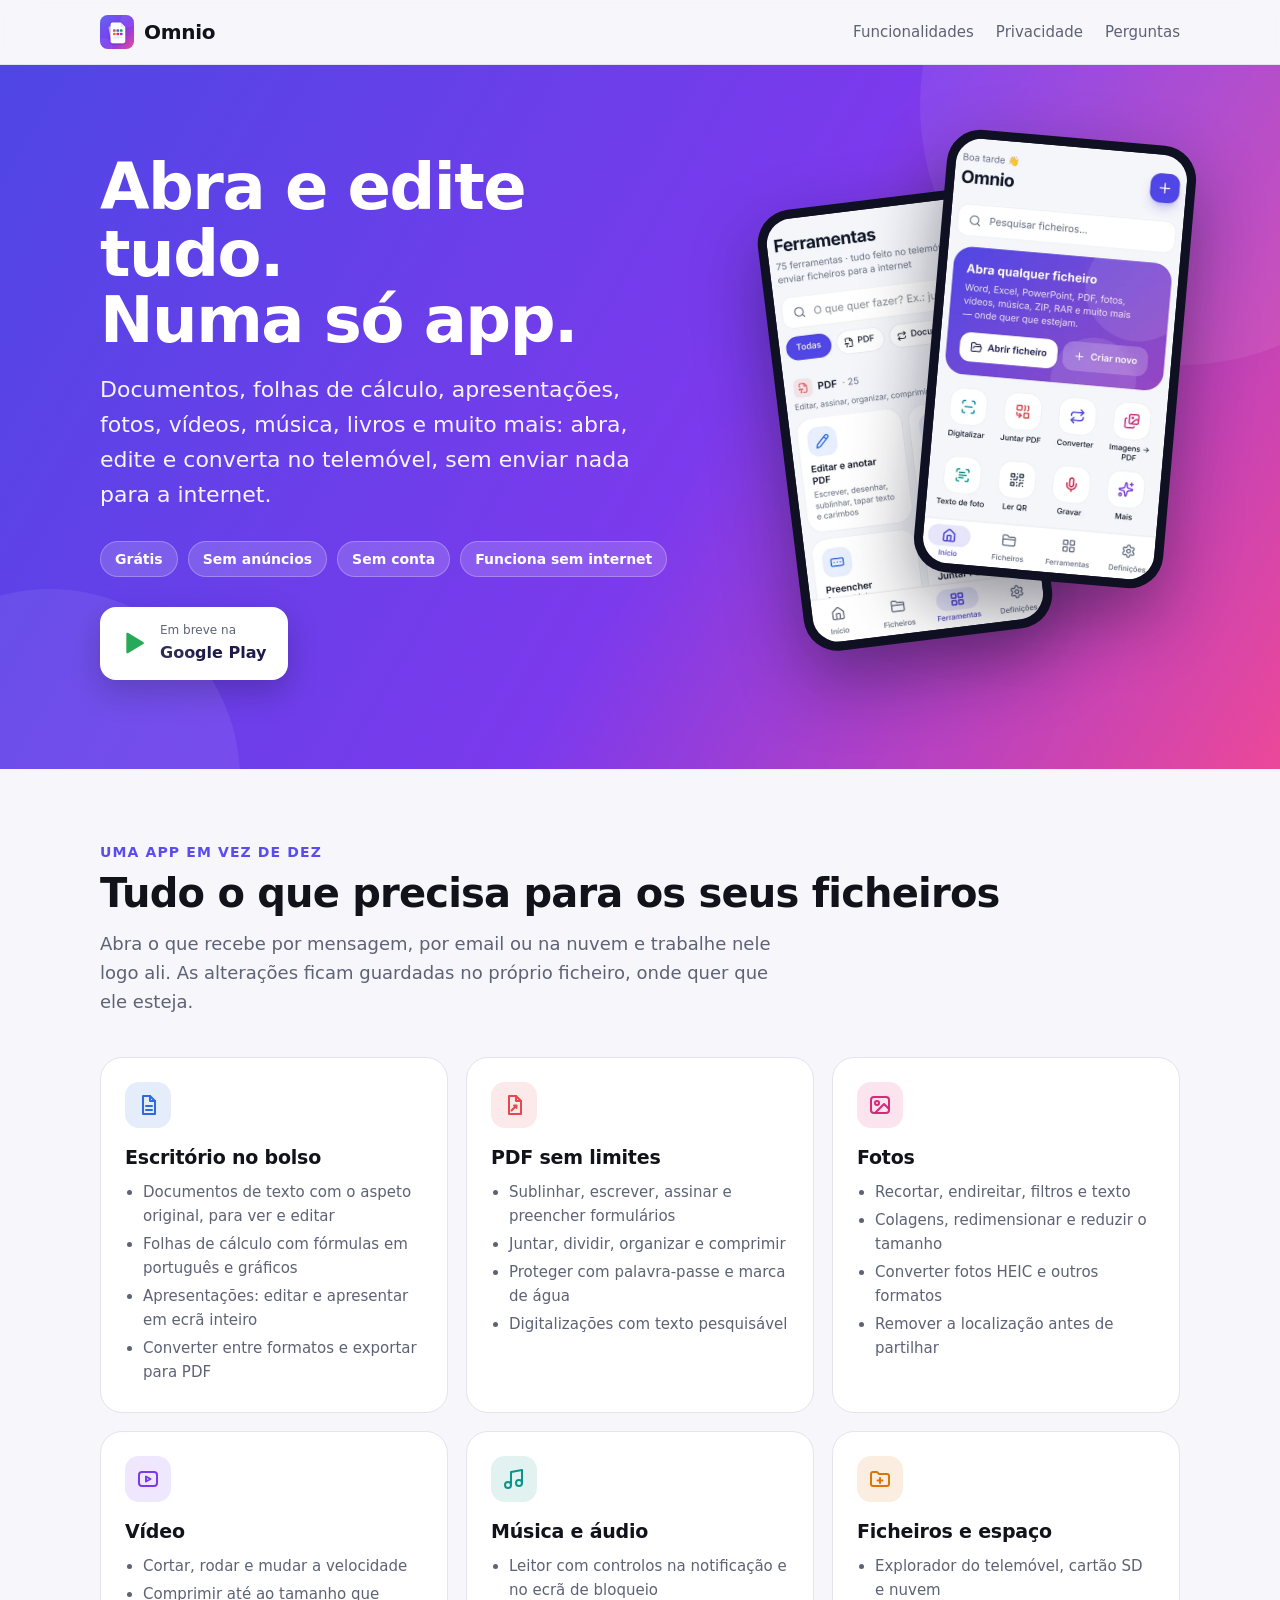
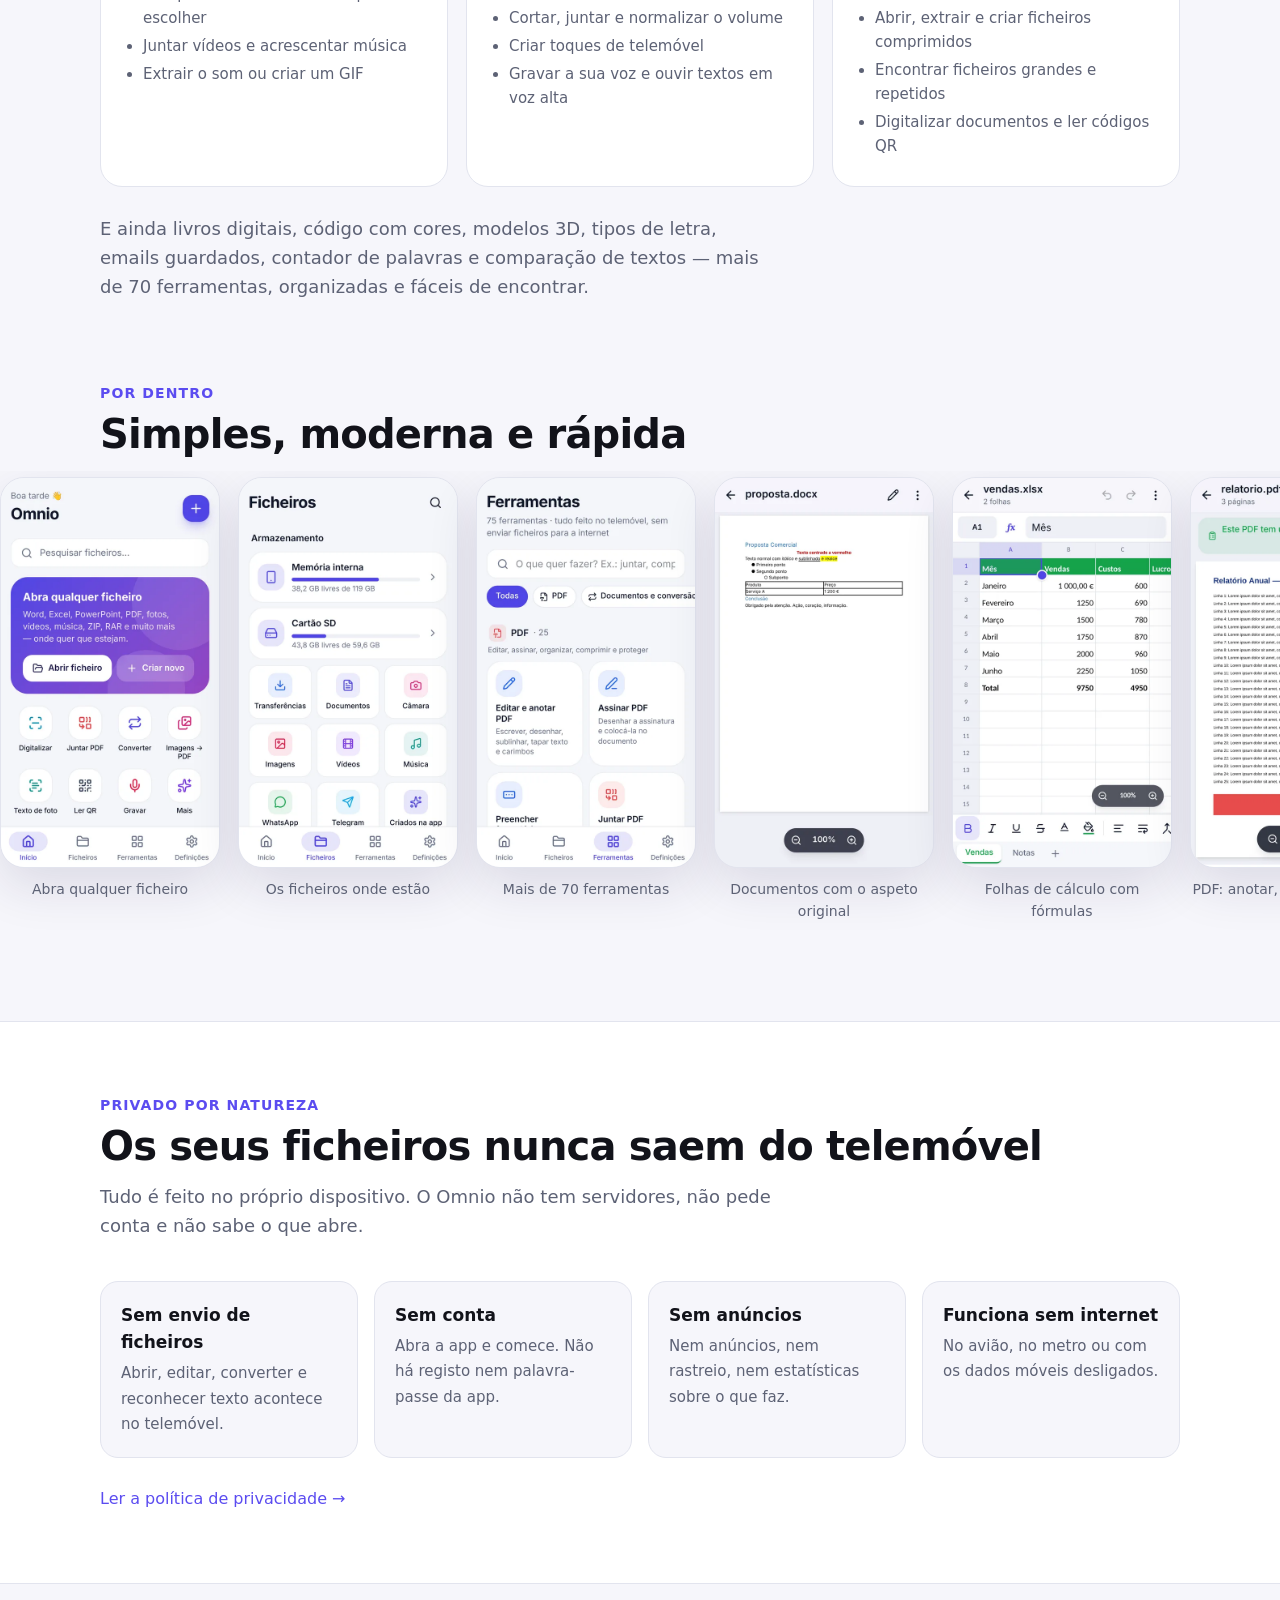
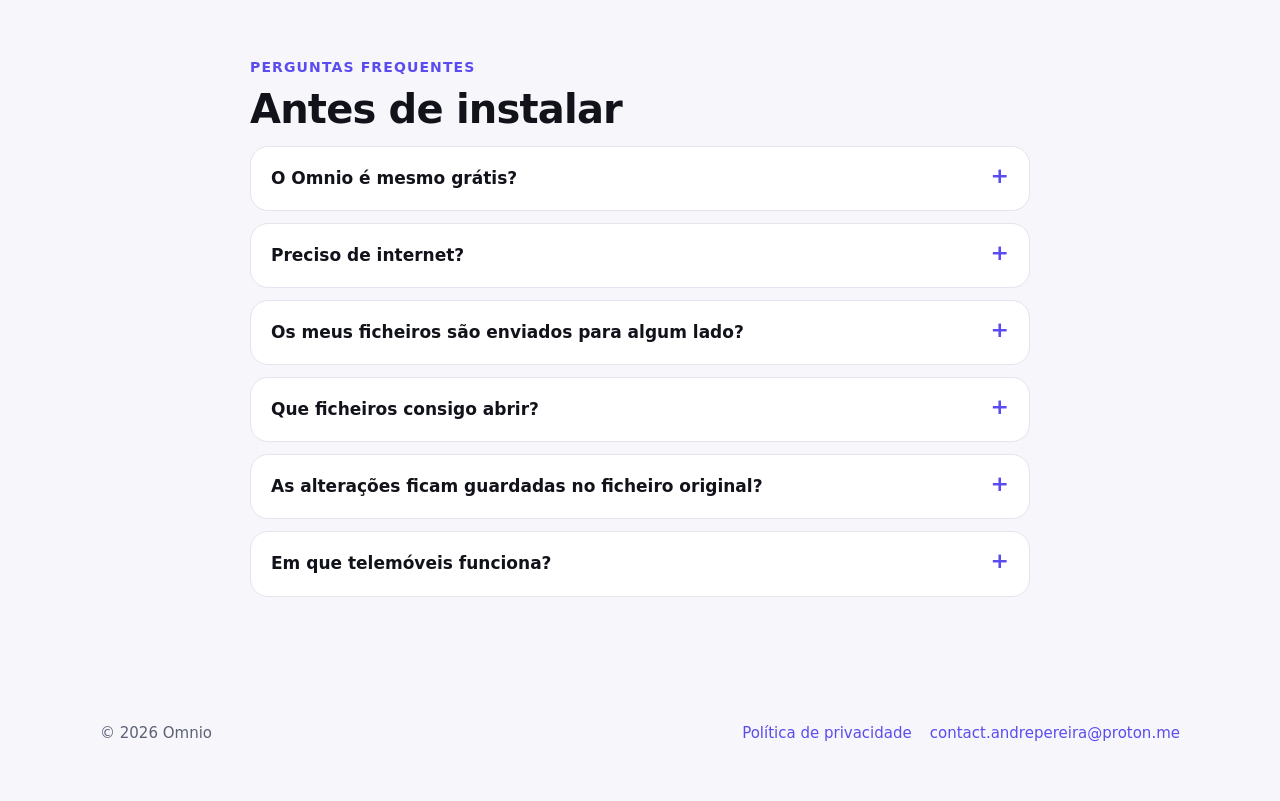
<file: index.html>
<!doctype html>
<html lang="pt-PT">
<head>
  <meta charset="utf-8" />
  <meta name="viewport" content="width=device-width, initial-scale=1" />
  <title>Omnio: abra e edite tudo</title>
  <meta name="description" content="Abra, edite e converta qualquer ficheiro no telemóvel: documentos, folhas de cálculo, apresentações, fotos, vídeos, música, livros e muito mais. Privado, sem anúncios e sem internet." />
  <meta name="theme-color" content="#5b4cf0" />
  <link rel="icon" href="img/icone.svg" type="image/svg+xml" />
  <meta property="og:title" content="Omnio: abra e edite tudo" />
  <meta property="og:description" content="Abra, edite e converta qualquer ficheiro. Privado, sem anúncios e sem internet." />
  <meta property="og:image" content="img/partilha.png" />
  <meta property="og:type" content="website" />
  <link rel="stylesheet" href="style.css" />
</head>
<body>
  <header class="top">
    <div class="wrap">
      <a class="logo" href="./"><img src="img/icone.svg" alt="" />Omnio</a>
      <nav class="nav">
        <a class="opt" href="#funcionalidades">Funcionalidades</a>
        <a class="opt" href="#privacidade">Privacidade</a>
        <a href="#perguntas">Perguntas</a>
      </nav>
    </div>
  </header>

  <main>
    <div class="hero">
      <div class="wrap">
        <div>
          <h1>Abra e edite tudo.<br />Numa só app.</h1>
          <p class="lead">Documentos, folhas de cálculo, apresentações, fotos, vídeos, música, livros e muito mais: abra, edite e converta no telemóvel, sem enviar nada para a internet.</p>
          <ul class="badges">
            <li>Grátis</li><li>Sem anúncios</li><li>Sem conta</li><li>Funciona sem internet</li>
          </ul>
          <!-- Depois de publicar, trocar por: <a class="cta" href="https://play.google.com/store/apps/details?id=pt.omnio.app"> -->
          <span class="cta" aria-disabled="true">
            <svg viewBox="0 0 24 24" aria-hidden="true"><path fill="#16a34a" d="M4 3.5v17a1 1 0 0 0 1.5.86L19.6 13a1.15 1.15 0 0 0 0-2L5.5 2.64A1 1 0 0 0 4 3.5z"/></svg>
            <span><small>Em breve na</small>Google Play</span>
          </span>
        </div>
        <div class="phones" aria-hidden="true">
          <div class="phone p1"><img src="img/3-ferramentas.webp" alt="" /></div>
          <div class="phone p2"><img src="img/1-inicio.webp" alt="" /></div>
        </div>
      </div>
    </div>

    <section id="funcionalidades">
      <div class="wrap">
        <p class="kicker">Uma app em vez de dez</p>
        <h2>Tudo o que precisa para os seus ficheiros</h2>
        <p class="sub">Abra o que recebe por mensagem, por email ou na nuvem e trabalhe nele logo ali. As alterações ficam guardadas no próprio ficheiro, onde quer que ele esteja.</p>
        <div class="grid">
          <article class="card">
            <div class="ico" style="background:#2b6cdf1f;color:#2b6cdf"><svg viewBox="0 0 24 24" fill="none" stroke="currentColor" stroke-width="2" stroke-linecap="round" stroke-linejoin="round"><path d="M7 3h7l5 5v13H7z"/><path d="M14 3v5h5M10 13h6M10 17h6"/></svg></div>
            <h3>Escritório no bolso</h3>
            <ul>
              <li>Documentos de texto com o aspeto original, para ver e editar</li>
              <li>Folhas de cálculo com fórmulas em português e gráficos</li>
              <li>Apresentações: editar e apresentar em ecrã inteiro</li>
              <li>Converter entre formatos e exportar para PDF</li>
            </ul>
          </article>
          <article class="card">
            <div class="ico" style="background:#e5484d1f;color:#e5484d"><svg viewBox="0 0 24 24" fill="none" stroke="currentColor" stroke-width="2" stroke-linecap="round" stroke-linejoin="round"><path d="M7 3h7l5 5v13H7z"/><path d="M14 3v5h5"/><path d="M9.5 17.5l5-5M12 12.5h2.5V15"/></svg></div>
            <h3>PDF sem limites</h3>
            <ul>
              <li>Sublinhar, escrever, assinar e preencher formulários</li>
              <li>Juntar, dividir, organizar e comprimir</li>
              <li>Proteger com palavra-passe e marca de água</li>
              <li>Digitalizações com texto pesquisável</li>
            </ul>
          </article>
          <article class="card">
            <div class="ico" style="background:#db27771f;color:#db2777"><svg viewBox="0 0 24 24" fill="none" stroke="currentColor" stroke-width="2" stroke-linecap="round" stroke-linejoin="round"><rect x="3" y="4" width="18" height="16" rx="3"/><circle cx="9" cy="10" r="2"/><path d="M21 16l-5-5-9 9"/></svg></div>
            <h3>Fotos</h3>
            <ul>
              <li>Recortar, endireitar, filtros e texto</li>
              <li>Colagens, redimensionar e reduzir o tamanho</li>
              <li>Converter fotos HEIC e outros formatos</li>
              <li>Remover a localização antes de partilhar</li>
            </ul>
          </article>
          <article class="card">
            <div class="ico" style="background:#7c3aed1f;color:#7c3aed"><svg viewBox="0 0 24 24" fill="none" stroke="currentColor" stroke-width="2" stroke-linecap="round" stroke-linejoin="round"><rect x="3" y="5" width="18" height="14" rx="3"/><path d="M10 9.5v5l4.5-2.5z"/></svg></div>
            <h3>Vídeo</h3>
            <ul>
              <li>Cortar, rodar e mudar a velocidade</li>
              <li>Comprimir até ao tamanho que escolher</li>
              <li>Juntar vídeos e acrescentar música</li>
              <li>Extrair o som ou criar um GIF</li>
            </ul>
          </article>
          <article class="card">
            <div class="ico" style="background:#0d94881f;color:#0d9488"><svg viewBox="0 0 24 24" fill="none" stroke="currentColor" stroke-width="2" stroke-linecap="round" stroke-linejoin="round"><path d="M9 18V5l11-2v13"/><circle cx="6" cy="18" r="3"/><circle cx="17" cy="16" r="3"/></svg></div>
            <h3>Música e áudio</h3>
            <ul>
              <li>Leitor com controlos na notificação e no ecrã de bloqueio</li>
              <li>Cortar, juntar e normalizar o volume</li>
              <li>Criar toques de telemóvel</li>
              <li>Gravar a sua voz e ouvir textos em voz alta</li>
            </ul>
          </article>
          <article class="card">
            <div class="ico" style="background:#d977061f;color:#d97706"><svg viewBox="0 0 24 24" fill="none" stroke="currentColor" stroke-width="2" stroke-linecap="round" stroke-linejoin="round"><path d="M3 7a2 2 0 0 1 2-2h4l2 2h8a2 2 0 0 1 2 2v8a2 2 0 0 1-2 2H5a2 2 0 0 1-2-2z"/><path d="M12 11v5M9.5 13.5h5"/></svg></div>
            <h3>Ficheiros e espaço</h3>
            <ul>
              <li>Explorador do telemóvel, cartão SD e nuvem</li>
              <li>Abrir, extrair e criar ficheiros comprimidos</li>
              <li>Encontrar ficheiros grandes e repetidos</li>
              <li>Digitalizar documentos e ler códigos QR</li>
            </ul>
          </article>
        </div>
        <p class="sub" style="margin:28px 0 0">E ainda livros digitais, código com cores, modelos 3D, tipos de letra, emails guardados, contador de palavras e comparação de textos — mais de 70 ferramentas, organizadas e fáceis de encontrar.</p>
      </div>
    </section>

    <section style="padding-top:8px">
      <div class="wrap">
        <p class="kicker">Por dentro</p>
        <h2>Simples, moderna e rápida</h2>
      </div>
      <div class="shots">
        <figure><img src="img/1-inicio.webp" alt="Ecrã inicial do Omnio" loading="lazy" /><figcaption>Abra qualquer ficheiro</figcaption></figure>
        <figure><img src="img/2-ficheiros.webp" alt="Explorador de ficheiros" loading="lazy" /><figcaption>Os ficheiros onde estão</figcaption></figure>
        <figure><img src="img/3-ferramentas.webp" alt="Ferramentas" loading="lazy" /><figcaption>Mais de 70 ferramentas</figcaption></figure>
        <figure><img src="img/4-documento.webp" alt="Documento de texto aberto" loading="lazy" /><figcaption>Documentos com o aspeto original</figcaption></figure>
        <figure><img src="img/5-folha-de-calculo.webp" alt="Folha de cálculo" loading="lazy" /><figcaption>Folhas de cálculo com fórmulas</figcaption></figure>
        <figure><img src="img/6-pdf.webp" alt="PDF aberto" loading="lazy" /><figcaption>PDF: anotar, assinar, organizar</figcaption></figure>
        <figure><img src="img/7-videos.webp" alt="Detalhe do tipo Vídeos" loading="lazy" /><figcaption>O que pode fazer com cada tipo</figcaption></figure>
      </div>
    </section>

    <section id="privacidade" class="privacy">
      <div class="wrap">
        <p class="kicker">Privado por natureza</p>
        <h2>Os seus ficheiros nunca saem do telemóvel</h2>
        <p class="sub">Tudo é feito no próprio dispositivo. O Omnio não tem servidores, não pede conta e não sabe o que abre.</p>
        <div class="points">
          <div class="point"><b>Sem envio de ficheiros</b><span>Abrir, editar, converter e reconhecer texto acontece no telemóvel.</span></div>
          <div class="point"><b>Sem conta</b><span>Abra a app e comece. Não há registo nem palavra-passe da app.</span></div>
          <div class="point"><b>Sem anúncios</b><span>Nem anúncios, nem rastreio, nem estatísticas sobre o que faz.</span></div>
          <div class="point"><b>Funciona sem internet</b><span>No avião, no metro ou com os dados móveis desligados.</span></div>
        </div>
        <p style="margin:28px 0 0"><a href="privacidade.html">Ler a política de privacidade →</a></p>
      </div>
    </section>

    <section id="perguntas">
      <div class="wrap" style="max-width:820px">
        <p class="kicker">Perguntas frequentes</p>
        <h2>Antes de instalar</h2>
        <details><summary>O Omnio é mesmo grátis?</summary><p>Sim. Todas as funções são grátis, sem subscrições, sem pagamentos e sem anúncios.</p></details>
        <details><summary>Preciso de internet?</summary><p>Não. Tudo funciona sem internet, incluindo a conversão de ficheiros e o reconhecimento de texto em fotos. Só usa a internet se o pedir, por exemplo ao abrir um link.</p></details>
        <details><summary>Os meus ficheiros são enviados para algum lado?</summary><p>Não. Os ficheiros são abertos e tratados no seu telemóvel e ficam onde estão — na memória, no cartão SD ou na sua nuvem. O Omnio não recolhe dados.</p></details>
        <details><summary>Que ficheiros consigo abrir?</summary><p>Documentos (DOCX, DOC, ODT, RTF), folhas de cálculo (XLSX, XLS, ODS, CSV), apresentações (PPTX), PDF, fotos (JPG, PNG, HEIC, WEBP, GIF, TIFF, RAW, PSD), vídeos (MP4, MKV, MOV, AVI, WEBM…), música (MP3, M4A, FLAC, WAV, OGG…), ficheiros comprimidos (ZIP, RAR, 7Z, TAR), livros EPUB, texto e código, modelos 3D, tipos de letra e emails guardados, entre outros.</p></details>
        <details><summary>As alterações ficam guardadas no ficheiro original?</summary><p>Sim. Quando edita um ficheiro, pode guardar no próprio ficheiro — também em pastas da nuvem — ou criar uma cópia. Os ficheiros novos que a app cria ficam na pasta Documentos/Omnio.</p></details>
        <details><summary>Em que telemóveis funciona?</summary><p>Em telemóveis e tablets Android 7.0 ou mais recentes.</p></details>
      </div>
    </section>
  </main>

  <footer>
    <div class="wrap">
      <span>© 2026 Omnio</span>
      <nav>
        <a href="privacidade.html">Política de privacidade</a>
        <a href="mailto:contact.andrepereira@proton.me">contact.andrepereira@proton.me</a>
      </nav>
    </div>
  </footer>
</body>
</html>
</file>
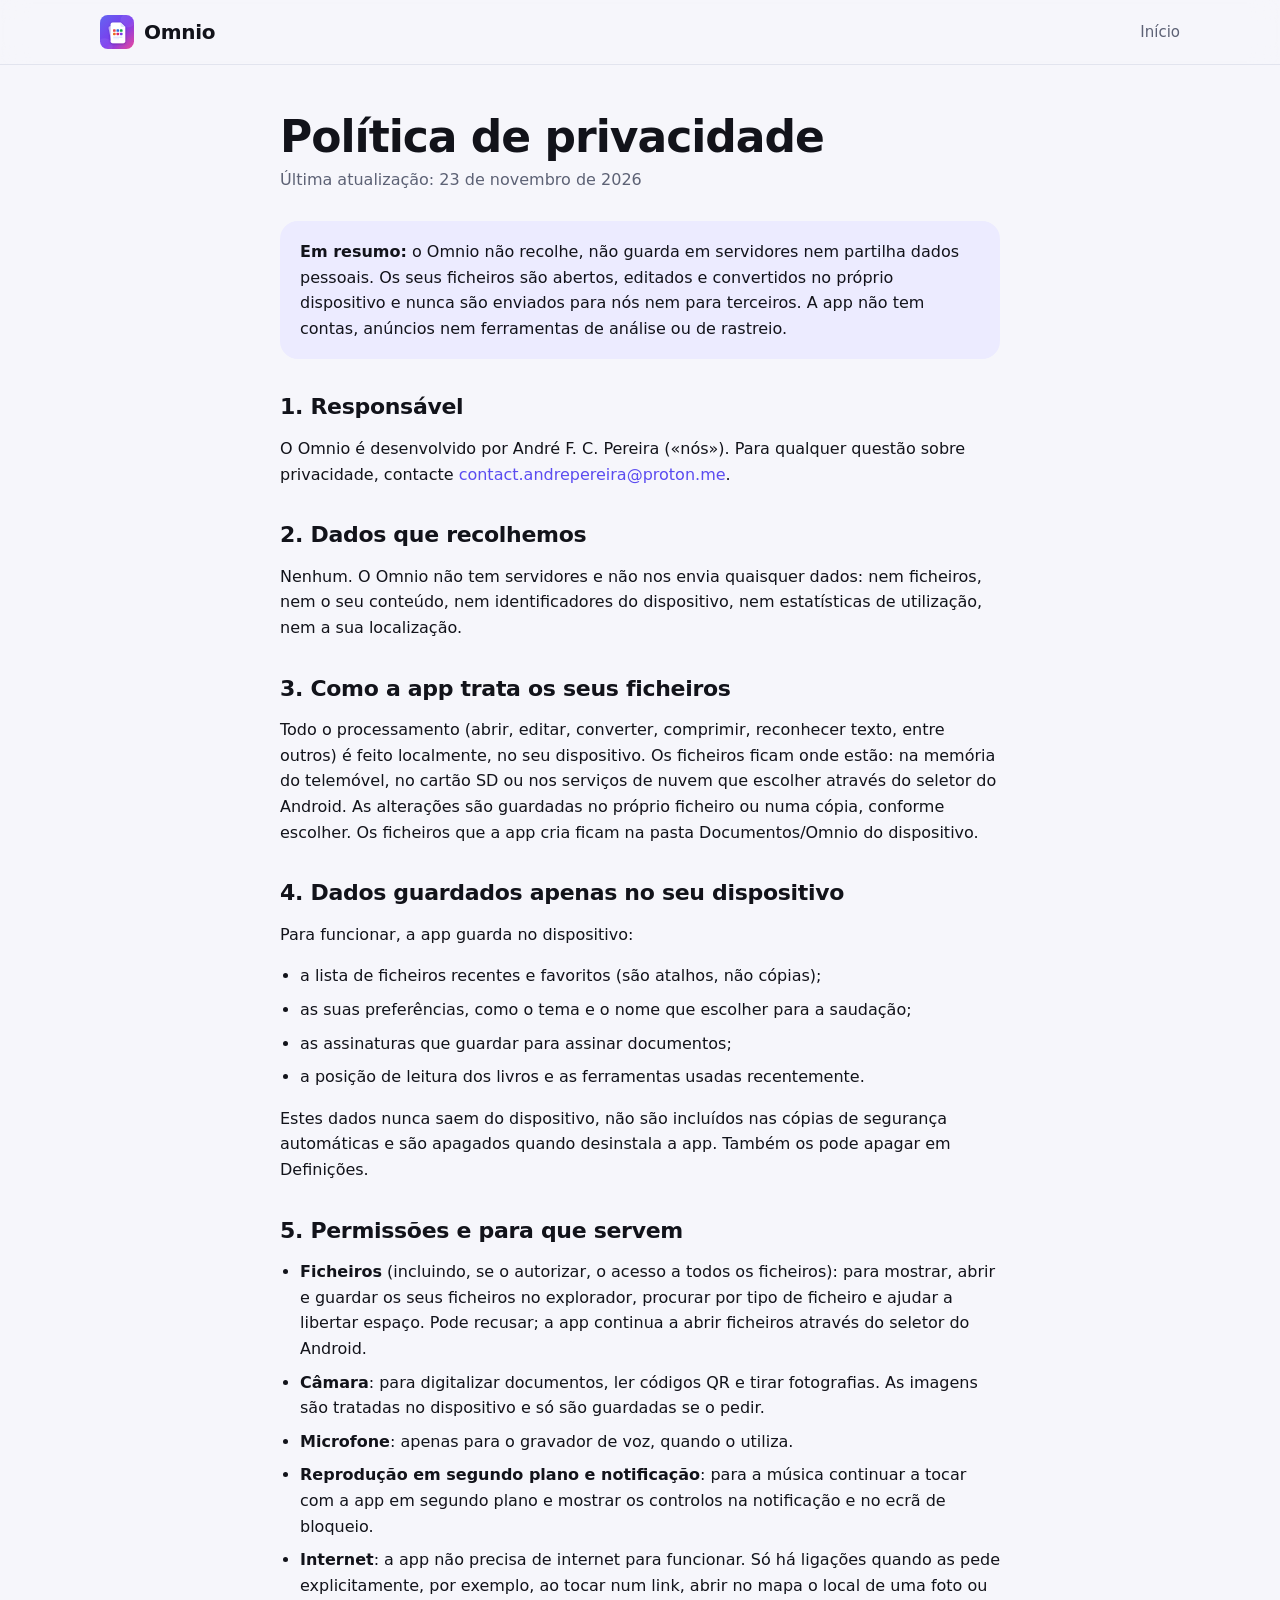
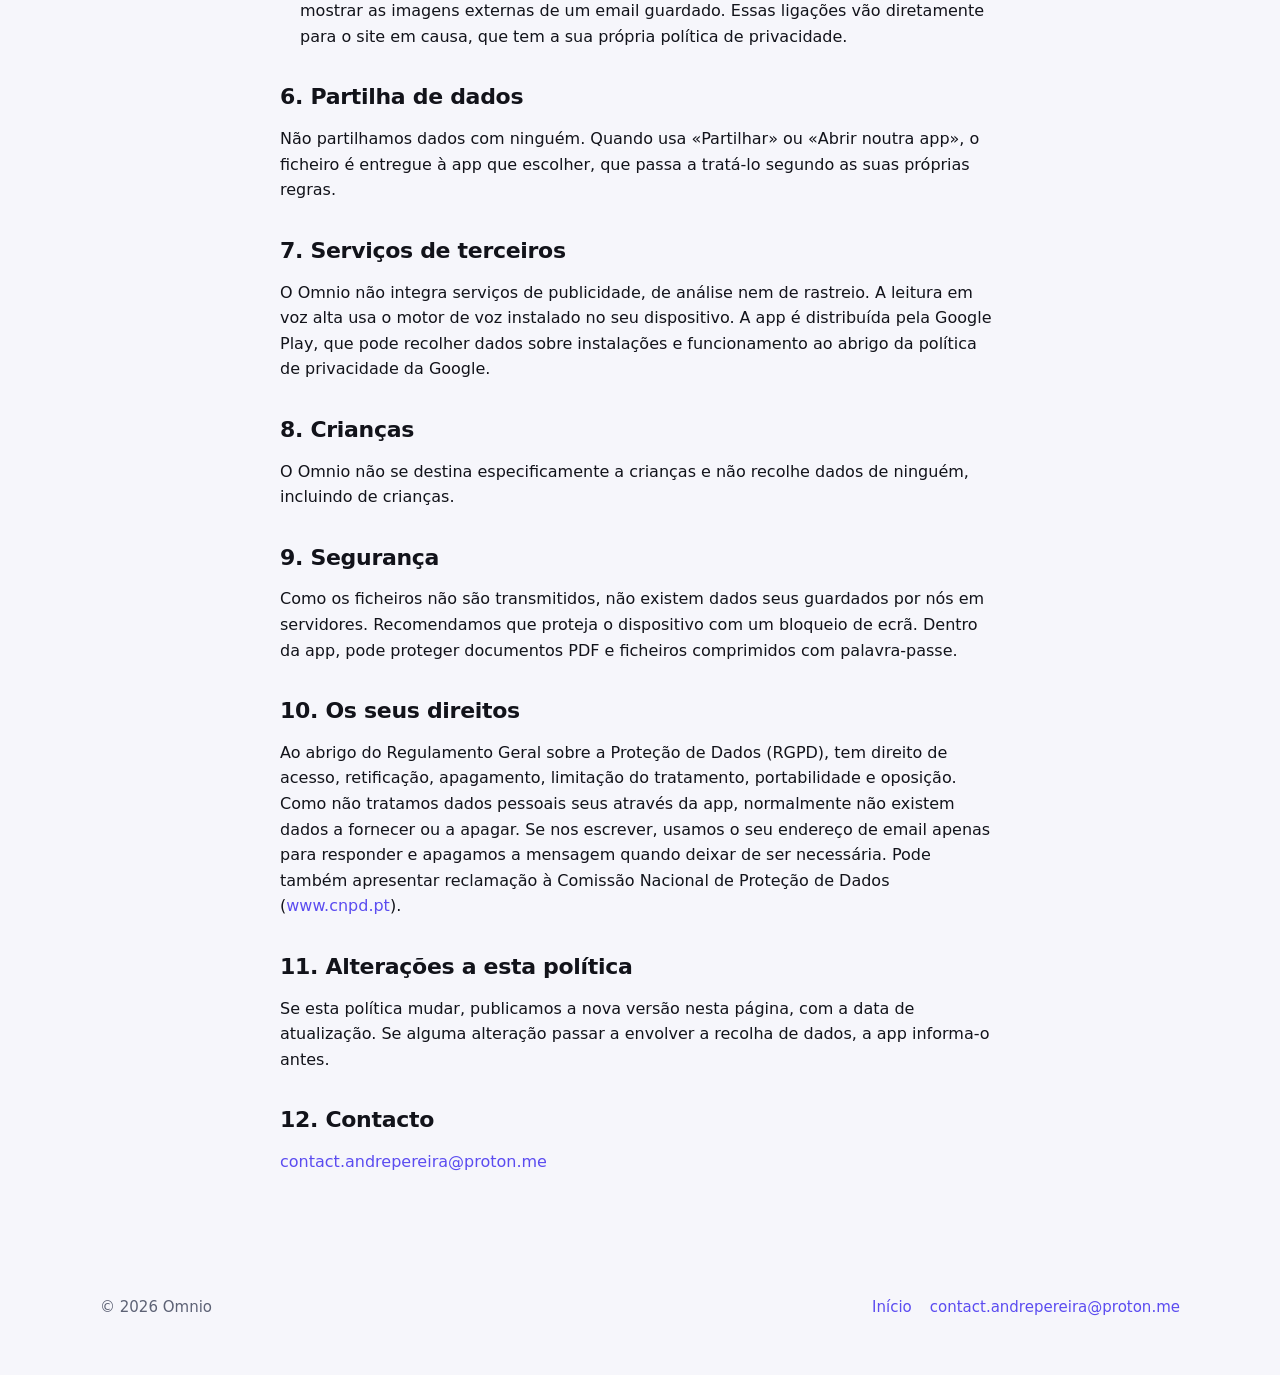
<file: privacidade.html>
<!doctype html>
<html lang="pt-PT">
<head>
  <meta charset="utf-8" />
  <meta name="viewport" content="width=device-width, initial-scale=1" />
  <title>Política de privacidade · Omnio</title>
  <meta name="description" content="Política de privacidade do Omnio: a app não recolhe, não guarda em servidores nem partilha dados pessoais." />
  <meta name="theme-color" content="#5b4cf0" />
  <link rel="icon" href="img/icone.svg" type="image/svg+xml" />
  <link rel="stylesheet" href="style.css" />
</head>
<body>
  <header class="top">
    <div class="wrap">
      <a class="logo" href="./"><img src="img/icone.svg" alt="" />Omnio</a>
      <nav class="nav"><a href="./">Início</a></nav>
    </div>
  </header>

  <main class="doc" id="politica">
    <h1>Política de privacidade</h1>
    <p class="date">Última atualização: 23 de novembro de 2026</p>

    <div class="summary">
      <strong>Em resumo:</strong> o Omnio não recolhe, não guarda em servidores nem partilha dados pessoais. Os seus ficheiros são abertos, editados e convertidos no próprio dispositivo e nunca são enviados para nós nem para terceiros. A app não tem contas, anúncios nem ferramentas de análise ou de rastreio.
    </div>

    <h2>1. Responsável</h2>
    <p>O Omnio é desenvolvido por André F. C. Pereira («nós»). Para qualquer questão sobre privacidade, contacte <a href="mailto:contact.andrepereira@proton.me">contact.andrepereira@proton.me</a>.</p>

    <h2>2. Dados que recolhemos</h2>
    <p>Nenhum. O Omnio não tem servidores e não nos envia quaisquer dados: nem ficheiros, nem o seu conteúdo, nem identificadores do dispositivo, nem estatísticas de utilização, nem a sua localização.</p>

    <h2>3. Como a app trata os seus ficheiros</h2>
    <p>Todo o processamento (abrir, editar, converter, comprimir, reconhecer texto, entre outros) é feito localmente, no seu dispositivo. Os ficheiros ficam onde estão: na memória do telemóvel, no cartão SD ou nos serviços de nuvem que escolher através do seletor do Android. As alterações são guardadas no próprio ficheiro ou numa cópia, conforme escolher. Os ficheiros que a app cria ficam na pasta Documentos/Omnio do dispositivo.</p>

    <h2>4. Dados guardados apenas no seu dispositivo</h2>
    <p>Para funcionar, a app guarda no dispositivo:</p>
    <ul>
      <li>a lista de ficheiros recentes e favoritos (são atalhos, não cópias);</li>
      <li>as suas preferências, como o tema e o nome que escolher para a saudação;</li>
      <li>as assinaturas que guardar para assinar documentos;</li>
      <li>a posição de leitura dos livros e as ferramentas usadas recentemente.</li>
    </ul>
    <p>Estes dados nunca saem do dispositivo, não são incluídos nas cópias de segurança automáticas e são apagados quando desinstala a app. Também os pode apagar em Definições.</p>

    <h2>5. Permissões e para que servem</h2>
    <ul>
      <li><strong>Ficheiros</strong> (incluindo, se o autorizar, o acesso a todos os ficheiros): para mostrar, abrir e guardar os seus ficheiros no explorador, procurar por tipo de ficheiro e ajudar a libertar espaço. Pode recusar; a app continua a abrir ficheiros através do seletor do Android.</li>
      <li><strong>Câmara</strong>: para digitalizar documentos, ler códigos QR e tirar fotografias. As imagens são tratadas no dispositivo e só são guardadas se o pedir.</li>
      <li><strong>Microfone</strong>: apenas para o gravador de voz, quando o utiliza.</li>
      <li><strong>Reprodução em segundo plano e notificação</strong>: para a música continuar a tocar com a app em segundo plano e mostrar os controlos na notificação e no ecrã de bloqueio.</li>
      <li><strong>Internet</strong>: a app não precisa de internet para funcionar. Só há ligações quando as pede explicitamente, por exemplo, ao tocar num link, abrir no mapa o local de uma foto ou mostrar as imagens externas de um email guardado. Essas ligações vão diretamente para o site em causa, que tem a sua própria política de privacidade.</li>
    </ul>

    <h2>6. Partilha de dados</h2>
    <p>Não partilhamos dados com ninguém. Quando usa «Partilhar» ou «Abrir noutra app», o ficheiro é entregue à app que escolher, que passa a tratá-lo segundo as suas próprias regras.</p>

    <h2>7. Serviços de terceiros</h2>
    <p>O Omnio não integra serviços de publicidade, de análise nem de rastreio. A leitura em voz alta usa o motor de voz instalado no seu dispositivo. A app é distribuída pela Google Play, que pode recolher dados sobre instalações e funcionamento ao abrigo da política de privacidade da Google.</p>

    <h2>8. Crianças</h2>
    <p>O Omnio não se destina especificamente a crianças e não recolhe dados de ninguém, incluindo de crianças.</p>

    <h2>9. Segurança</h2>
    <p>Como os ficheiros não são transmitidos, não existem dados seus guardados por nós em servidores. Recomendamos que proteja o dispositivo com um bloqueio de ecrã. Dentro da app, pode proteger documentos PDF e ficheiros comprimidos com palavra-passe.</p>

    <h2>10. Os seus direitos</h2>
    <p>Ao abrigo do Regulamento Geral sobre a Proteção de Dados (RGPD), tem direito de acesso, retificação, apagamento, limitação do tratamento, portabilidade e oposição. Como não tratamos dados pessoais seus através da app, normalmente não existem dados a fornecer ou a apagar. Se nos escrever, usamos o seu endereço de email apenas para responder e apagamos a mensagem quando deixar de ser necessária. Pode também apresentar reclamação à Comissão Nacional de Proteção de Dados (<a href="https://www.cnpd.pt">www.cnpd.pt</a>).</p>

    <h2>11. Alterações a esta política</h2>
    <p>Se esta política mudar, publicamos a nova versão nesta página, com a data de atualização. Se alguma alteração passar a envolver a recolha de dados, a app informa-o antes.</p>

    <h2>12. Contacto</h2>
    <p><a href="mailto:contact.andrepereira@proton.me">contact.andrepereira@proton.me</a></p>
  </main>

  <footer>
    <div class="wrap">
      <span>© 2026 Omnio</span>
      <nav>
        <a href="./">Início</a>
        <a href="mailto:contact.andrepereira@proton.me">contact.andrepereira@proton.me</a>
      </nav>
    </div>
  </footer>
</body>
</html>
</file>
<file: style.css>
:root {
  --bg: #f6f6fb;
  --surface: #ffffff;
  --surface2: #eef0f7;
  --fg: #12131a;
  --muted: #5d6275;
  --line: #e2e4ee;
  --accent: #5b4cf0;
  --accent-soft: #ecebff;
  --grad: linear-gradient(120deg, #4f46e5 0%, #7c3aed 55%, #ec4899 100%);
  --radius: 22px;
  --shadow: 0 18px 50px rgba(30, 27, 75, 0.12);
  color-scheme: light;
}
@media (prefers-color-scheme: dark) {
  :root {
    --bg: #0d0e14;
    --surface: #161823;
    --surface2: #1e2130;
    --fg: #eceef6;
    --muted: #a0a5ba;
    --line: #262a3b;
    --accent: #8b80ff;
    --accent-soft: #23214a;
    --shadow: 0 18px 50px rgba(0, 0, 0, 0.45);
    color-scheme: dark;
  }
}

* { box-sizing: border-box; }
html { scroll-behavior: smooth; -webkit-text-size-adjust: 100%; }
body {
  margin: 0;
  background: var(--bg);
  color: var(--fg);
  font: 16px/1.6 system-ui, -apple-system, "Segoe UI", Roboto, "Helvetica Neue", Arial, sans-serif;
}
img { max-width: 100%; display: block; }
a { color: var(--accent); text-decoration: none; }
a:hover { text-decoration: underline; }
.wrap { max-width: 1120px; margin: 0 auto; padding: 0 20px; }

/* cabeçalho */
.top { position: sticky; top: 0; z-index: 10; background: color-mix(in srgb, var(--bg) 82%, transparent); backdrop-filter: blur(14px); border-bottom: 1px solid var(--line); }
.top .wrap { display: flex; align-items: center; justify-content: space-between; height: 64px; }
.logo { display: flex; align-items: center; gap: 10px; font-weight: 800; font-size: 20px; color: var(--fg); letter-spacing: -0.3px; }
.logo:hover { text-decoration: none; }
.logo img { width: 34px; height: 34px; }
.nav { display: flex; gap: 22px; font-size: 15px; }
.nav a { color: var(--muted); font-weight: 500; }
.nav a:hover { color: var(--fg); text-decoration: none; }
@media (max-width: 640px) { .nav a.opt { display: none; } }

/* destaque */
.hero { position: relative; overflow: hidden; background: var(--grad); color: #fff; }
.hero::before, .hero::after { content: ""; position: absolute; border-radius: 50%; background: #fff; opacity: 0.07; }
.hero::before { width: 520px; height: 520px; right: -160px; top: -220px; }
.hero::after { width: 380px; height: 380px; left: -140px; bottom: -200px; }
.hero .wrap { position: relative; display: grid; grid-template-columns: 1.1fr 0.9fr; gap: 40px; align-items: center; padding-top: 72px; padding-bottom: 72px; }
.hero h1 { font-size: clamp(40px, 6vw, 64px); line-height: 1.04; margin: 0 0 18px; letter-spacing: -1.5px; font-weight: 800; }
.hero p.lead { font-size: clamp(18px, 2.2vw, 22px); margin: 0 0 28px; opacity: 0.94; max-width: 560px; }
.badges { display: flex; flex-wrap: wrap; gap: 10px; margin: 0 0 30px; padding: 0; list-style: none; }
.badges li { background: rgba(255, 255, 255, 0.16); border: 1px solid rgba(255, 255, 255, 0.25); border-radius: 999px; padding: 6px 14px; font-size: 14px; font-weight: 600; }
.cta { display: inline-flex; align-items: center; gap: 12px; background: #fff; color: #1e1b4b; border-radius: 16px; padding: 14px 22px; font-weight: 700; font-size: 16px; box-shadow: 0 12px 30px rgba(15, 16, 34, 0.25); }
.cta:hover { text-decoration: none; transform: translateY(-1px); }
.cta small { display: block; font-weight: 500; font-size: 12px; color: #5d6275; }
.cta svg { width: 26px; height: 26px; }
.cta[aria-disabled="true"] { cursor: default; }
.phones { position: relative; height: 560px; }
.phone { position: absolute; width: 250px; aspect-ratio: 9 / 16; border-radius: 34px; background: #0f1022; padding: 9px; box-shadow: 0 30px 70px rgba(15, 16, 34, 0.45); }
.phone img { width: 100%; height: 100%; object-fit: cover; border-radius: 26px; }
.phones .p1 { right: 150px; top: 60px; transform: rotate(-7deg); }
.phones .p2 { right: 0; top: 0; transform: rotate(5deg); }
@media (max-width: 900px) {
  .hero .wrap { grid-template-columns: 1fr; padding-top: 48px; padding-bottom: 40px; }
  .phones { height: 430px; }
  .phone { width: 200px; }
  .phones .p1 { left: calc(50% - 178px); right: auto; top: 40px; }
  .phones .p2 { left: calc(50% - 16px); right: auto; }
}

/* secções */
section { padding: 72px 0; }
.kicker { color: var(--accent); font-weight: 700; font-size: 14px; letter-spacing: 0.08em; text-transform: uppercase; margin: 0 0 8px; }
h2 { font-size: clamp(28px, 4vw, 40px); line-height: 1.12; margin: 0 0 14px; letter-spacing: -0.8px; }
.sub { color: var(--muted); font-size: 18px; max-width: 680px; margin: 0 0 40px; }

.grid { display: grid; grid-template-columns: repeat(3, 1fr); gap: 18px; }
@media (max-width: 900px) { .grid { grid-template-columns: repeat(2, 1fr); } }
@media (max-width: 600px) { .grid { grid-template-columns: 1fr; } }
.card { background: var(--surface); border: 1px solid var(--line); border-radius: var(--radius); padding: 24px; }
.card .ico { width: 46px; height: 46px; border-radius: 14px; display: grid; place-items: center; margin-bottom: 14px; }
.card .ico svg { width: 24px; height: 24px; }
.card h3 { margin: 0 0 8px; font-size: 19px; letter-spacing: -0.2px; }
.card ul { margin: 0; padding-left: 18px; color: var(--muted); font-size: 15px; }
.card li { margin: 4px 0; }

/* capturas */
.shots { display: flex; gap: 18px; overflow-x: auto; padding: 6px 20px 26px; scroll-snap-type: x mandatory; scrollbar-width: thin; }
.shots figure { margin: 0; flex: 0 0 220px; scroll-snap-align: start; }
.shots img { border-radius: 24px; border: 1px solid var(--line); box-shadow: var(--shadow); aspect-ratio: 9 / 16; object-fit: cover; background: var(--surface2); }
.shots figcaption { text-align: center; font-size: 14px; color: var(--muted); margin-top: 10px; font-weight: 500; }

/* privacidade */
.privacy { background: var(--surface); border-top: 1px solid var(--line); border-bottom: 1px solid var(--line); }
.points { display: grid; grid-template-columns: repeat(4, 1fr); gap: 16px; }
@media (max-width: 900px) { .points { grid-template-columns: repeat(2, 1fr); } }
@media (max-width: 520px) { .points { grid-template-columns: 1fr; } }
.point { background: var(--bg); border: 1px solid var(--line); border-radius: 18px; padding: 20px; }
.point b { display: block; font-size: 17px; margin-bottom: 4px; }
.point span { color: var(--muted); font-size: 15px; }

/* perguntas */
details { background: var(--surface); border: 1px solid var(--line); border-radius: 18px; padding: 4px 20px; margin-bottom: 12px; }
summary { cursor: pointer; font-weight: 600; font-size: 17px; padding: 14px 0; list-style: none; display: flex; justify-content: space-between; gap: 16px; }
summary::-webkit-details-marker { display: none; }
summary::after { content: "+"; color: var(--accent); font-size: 22px; line-height: 1; }
details[open] summary::after { content: "–"; }
details p { margin: 0 0 16px; color: var(--muted); }

/* rodapé */
footer { padding: 40px 0 56px; color: var(--muted); font-size: 15px; }
footer .wrap { display: flex; flex-wrap: wrap; gap: 16px 28px; align-items: center; justify-content: space-between; }
footer nav { display: flex; flex-wrap: wrap; gap: 18px; }

/* páginas de texto (política de privacidade) */
.doc { max-width: 760px; margin: 0 auto; padding: 48px 20px 64px; }
.doc h1 { font-size: clamp(32px, 5vw, 44px); line-height: 1.1; margin: 0 0 6px; letter-spacing: -1px; }
.doc .date { color: var(--muted); margin: 0 0 28px; }
.doc .summary { background: var(--accent-soft); border-radius: 18px; padding: 18px 20px; margin: 0 0 32px; }
.doc h2 { font-size: 22px; margin: 36px 0 10px; letter-spacing: -0.3px; }
.doc p, .doc li { color: var(--fg); }
.doc ul { padding-left: 20px; }
.doc li { margin: 8px 0; }
</file>
